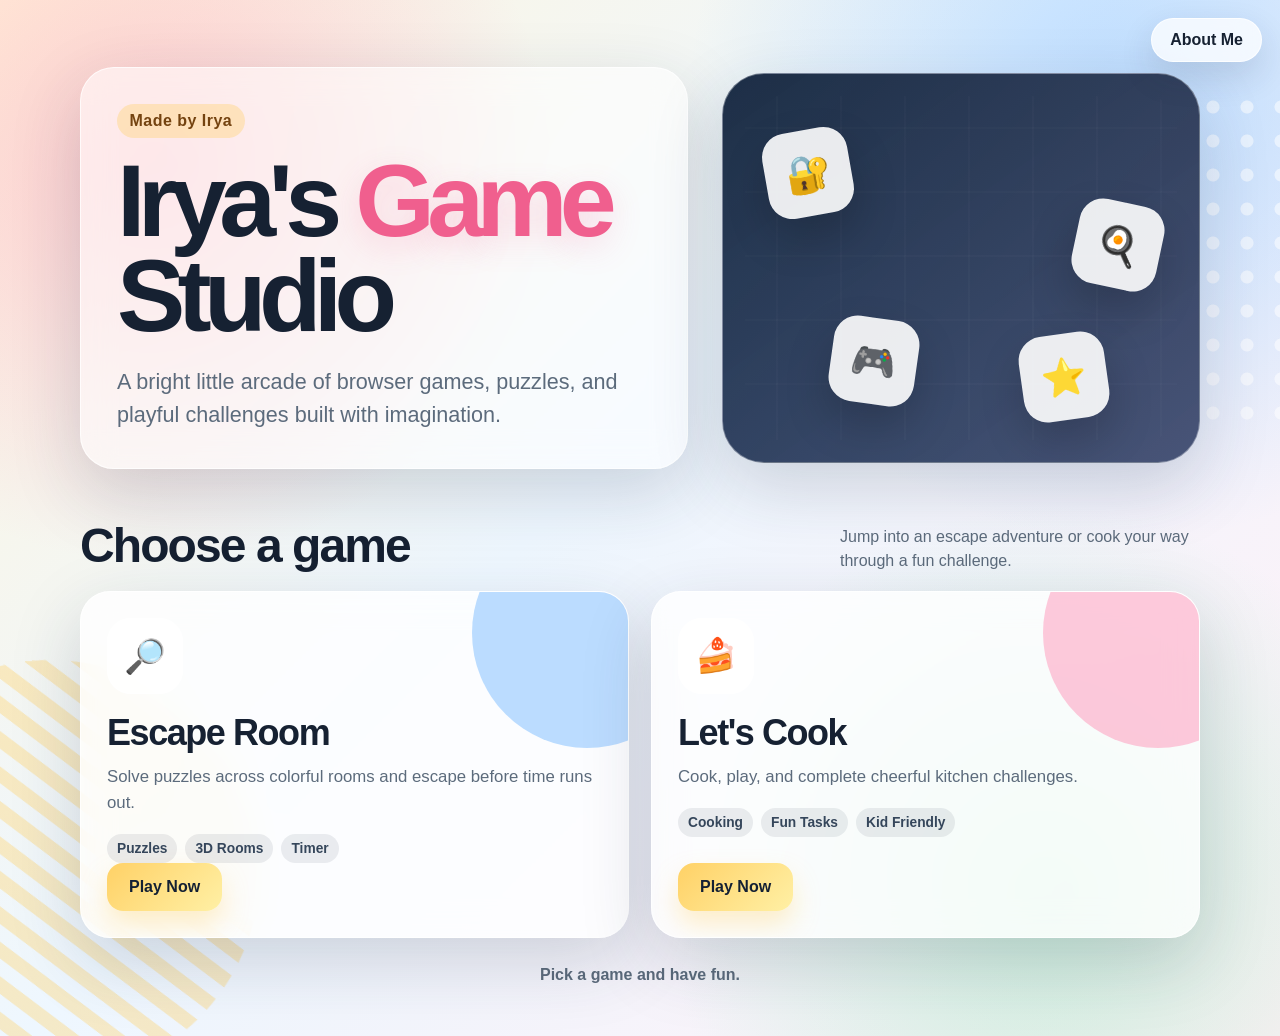
<file: index.html>
<!DOCTYPE html>
<html lang="en">
<head>
  <meta charset="UTF-8" />
  <meta name="viewport" content="width=device-width, initial-scale=1.0" />
  <title>Irya Projects</title>
  <style>
    :root {
      --ink: #162132;
      --muted: #5c6b7c;
      --cream: #fff7e8;
      --sun: #ffd166;
      --pink: #ff7aa8;
      --blue: #5aa9ff;
      --green: #6ee7a8;
      --card: rgba(255, 255, 255, 0.78);
      --shadow: 0 24px 70px rgba(33, 44, 68, 0.18);
      font-family: "Trebuchet MS", "Avenir Next", sans-serif;
    }

    * {
      box-sizing: border-box;
    }

    body {
      min-height: 100vh;
      margin: 0;
      color: var(--ink);
      background:
        radial-gradient(circle at 12% 16%, rgba(255, 122, 168, 0.34), transparent 28%),
        radial-gradient(circle at 88% 10%, rgba(90, 169, 255, 0.34), transparent 30%),
        radial-gradient(circle at 82% 86%, rgba(110, 231, 168, 0.34), transparent 28%),
        linear-gradient(135deg, #fff5dc 0%, #eef7ff 46%, #fff0f6 100%);
      overflow-x: hidden;
    }

    body::before,
    body::after {
      content: "";
      position: fixed;
      border-radius: 999px;
      pointer-events: none;
      z-index: 0;
    }

    body::before {
      width: 420px;
      height: 420px;
      left: -160px;
      bottom: -180px;
      background: repeating-linear-gradient(45deg, rgba(255, 209, 102, 0.36) 0 14px, transparent 14px 28px);
      transform: rotate(-8deg);
    }

    body::after {
      width: 340px;
      height: 340px;
      right: -120px;
      top: 90px;
      background: radial-gradient(circle, rgba(255, 255, 255, 0.52) 0 6px, transparent 7px);
      background-size: 34px 34px;
    }

    .page {
      position: relative;
      z-index: 1;
      width: min(1120px, calc(100% - 32px));
      margin: 0 auto;
      padding: 52px 0;
    }

    .hero {
      min-height: 48vh;
      display: grid;
      grid-template-columns: 1.12fr 0.88fr;
      gap: 34px;
      align-items: center;
    }

    .hero-copy {
      padding: 36px;
      border-radius: 34px;
      background: rgba(255, 255, 255, 0.54);
      border: 1px solid rgba(255, 255, 255, 0.74);
      box-shadow: var(--shadow);
      backdrop-filter: blur(16px);
    }

    .eyebrow {
      display: inline-flex;
      align-items: center;
      gap: 8px;
      margin: 0 0 16px;
      padding: 8px 13px;
      border-radius: 999px;
      color: #744310;
      background: rgba(255, 209, 102, 0.36);
      font-weight: 800;
      letter-spacing: 0.03em;
    }

    h1 {
      margin: 0;
      max-width: 760px;
      font-size: clamp(3.1rem, 8vw, 6.8rem);
      line-height: 0.92;
      letter-spacing: -0.075em;
    }

    .highlight {
      color: #f05f8e;
      text-shadow: 0 10px 30px rgba(240, 95, 142, 0.22);
    }

    .subtitle {
      max-width: 620px;
      margin: 22px 0 0;
      color: var(--muted);
      font-size: clamp(1.08rem, 2.5vw, 1.35rem);
      line-height: 1.55;
    }

    .hero-art {
      min-height: 390px;
      position: relative;
      border-radius: 42px;
      overflow: hidden;
      background:
        linear-gradient(145deg, rgba(22, 33, 50, 0.9), rgba(47, 79, 113, 0.88)),
        linear-gradient(135deg, #5aa9ff, #ff7aa8);
      box-shadow: var(--shadow);
      border: 1px solid rgba(255, 255, 255, 0.34);
    }

    .hero-art::before {
      content: "";
      position: absolute;
      inset: 22px;
      border-radius: 30px;
      background:
        linear-gradient(90deg, transparent 49%, rgba(255, 255, 255, 0.16) 50%, transparent 51%),
        linear-gradient(0deg, transparent 49%, rgba(255, 255, 255, 0.14) 50%, transparent 51%);
      background-size: 64px 64px;
      opacity: 0.62;
    }

    .floating-piece {
      position: absolute;
      display: grid;
      place-items: center;
      width: 86px;
      height: 86px;
      border-radius: 24px;
      background: rgba(255, 255, 255, 0.9);
      box-shadow: 0 20px 44px rgba(0, 0, 0, 0.18);
      font-size: 2.3rem;
      animation: float 4.8s ease-in-out infinite;
    }

    .piece-one {
      left: 42px;
      top: 56px;
      transform: rotate(-10deg);
    }

    .piece-two {
      right: 38px;
      top: 128px;
      animation-delay: -1.2s;
      transform: rotate(12deg);
    }

    .piece-three {
      left: 108px;
      bottom: 58px;
      animation-delay: -2.4s;
      transform: rotate(8deg);
    }

    .piece-four {
      right: 92px;
      bottom: 42px;
      animation-delay: -3.2s;
      transform: rotate(-8deg);
    }

    @keyframes float {
      0%, 100% {
        translate: 0 0;
      }
      50% {
        translate: 0 -14px;
      }
    }

    .games-section {
      margin-top: 34px;
    }

    .section-title {
      display: flex;
      align-items: end;
      justify-content: space-between;
      gap: 18px;
      margin-bottom: 18px;
    }

    .section-title h2 {
      margin: 0;
      font-size: clamp(1.8rem, 4vw, 3rem);
      letter-spacing: -0.04em;
    }

    .section-title p {
      margin: 0;
      max-width: 360px;
      color: var(--muted);
      line-height: 1.5;
    }

    .games {
      display: grid;
      grid-template-columns: repeat(2, minmax(0, 1fr));
      gap: 22px;
    }

    .card {
      position: relative;
      min-height: 300px;
      padding: 26px;
      border-radius: 30px;
      overflow: hidden;
      background: var(--card);
      border: 1px solid rgba(255, 255, 255, 0.72);
      box-shadow: var(--shadow);
      backdrop-filter: blur(16px);
      transition: transform 0.2s ease, box-shadow 0.2s ease;
    }

    .card:hover {
      transform: translateY(-6px);
      box-shadow: 0 30px 80px rgba(33, 44, 68, 0.24);
    }

    .card::after {
      content: "";
      position: absolute;
      width: 230px;
      height: 230px;
      right: -74px;
      top: -74px;
      border-radius: 50%;
      background: var(--blob);
      opacity: 0.55;
    }

    .card-content {
      position: relative;
      z-index: 1;
      height: 100%;
      display: flex;
      flex-direction: column;
      align-items: flex-start;
    }

    .game-icon {
      width: 76px;
      height: 76px;
      display: grid;
      place-items: center;
      margin-bottom: 18px;
      border-radius: 24px;
      background: rgba(255, 255, 255, 0.78);
      font-size: 2.1rem;
      box-shadow: inset 0 0 0 1px rgba(255, 255, 255, 0.7);
    }

    .card h3 {
      margin: 0 0 10px;
      font-size: clamp(1.6rem, 3vw, 2.25rem);
      letter-spacing: -0.04em;
    }

    .card p {
      margin: 0;
      color: var(--muted);
      font-size: 1.05rem;
      line-height: 1.55;
    }

    .tags {
      display: flex;
      flex-wrap: wrap;
      gap: 8px;
      margin-top: 18px;
    }

    .tag {
      padding: 7px 10px;
      border-radius: 999px;
      background: rgba(22, 33, 50, 0.08);
      color: #35465b;
      font-size: 0.86rem;
      font-weight: 800;
    }

    .btn {
      display: inline-flex;
      align-items: center;
      gap: 10px;
      margin-top: auto;
      padding: 15px 22px;
      border-radius: 16px;
      color: #142033;
      background: linear-gradient(135deg, #ffd166, #fff0a5);
      box-shadow: 0 14px 26px rgba(255, 209, 102, 0.34);
      text-decoration: none;
      font-size: 1rem;
      font-weight: 900;
      transition: transform 0.18s ease, box-shadow 0.18s ease;
    }

    .btn:hover {
      transform: translateY(-2px);
      box-shadow: 0 18px 34px rgba(255, 209, 102, 0.46);
    }

    .footer-note {
      margin: 28px 0 0;
      color: var(--muted);
      text-align: center;
      font-weight: 700;
    }

    .top-nav {
      position: fixed;
      top: 18px;
      right: 18px;
      z-index: 5;
    }

    .top-nav a {
      display: inline-flex;
      align-items: center;
      justify-content: center;
      padding: 12px 18px;
      border-radius: 999px;
      color: #162132;
      background: rgba(255, 255, 255, 0.76);
      border: 1px solid rgba(255, 255, 255, 0.8);
      box-shadow: 0 14px 34px rgba(33, 44, 68, 0.14);
      backdrop-filter: blur(14px);
      text-decoration: none;
      font-weight: 900;
    }

    .top-nav a:hover {
      transform: translateY(-1px);
    }

    @media (max-width: 820px) {
      .page {
        padding: 28px 0;
      }

      .hero,
      .games {
        grid-template-columns: 1fr;
      }

      .hero-art {
        min-height: 300px;
      }

      .section-title {
        align-items: flex-start;
        flex-direction: column;
      }

      .top-nav {
        position: absolute;
      }
    }
  </style>
</head>
<body>
  <nav class="top-nav" aria-label="Main navigation">
    <a href="./about.html">About Me</a>
  </nav>

  <main class="page">
    <section class="hero" aria-labelledby="home-title">
      <div class="hero-copy">
        <p class="eyebrow">Made by Irya</p>
        <h1 id="home-title">Irya's <span class="highlight">Game</span> Studio</h1>
        <p class="subtitle">
          A bright little arcade of browser games, puzzles, and playful challenges built with imagination.
        </p>
      </div>

      <div class="hero-art" aria-hidden="true">
        <div class="floating-piece piece-one">🔐</div>
        <div class="floating-piece piece-two">🍳</div>
        <div class="floating-piece piece-three">🎮</div>
        <div class="floating-piece piece-four">⭐</div>
      </div>
    </section>

    <section class="games-section" aria-labelledby="games-title">
      <div class="section-title">
        <h2 id="games-title">Choose a game</h2>
        <p>Jump into an escape adventure or cook your way through a fun challenge.</p>
      </div>

      <div class="games">
        <article class="card" style="--blob: rgba(90, 169, 255, 0.72)">
          <div class="card-content">
            <div class="game-icon" aria-hidden="true">🔎</div>
            <h3>Escape Room</h3>
            <p>Solve puzzles across colorful rooms and escape before time runs out.</p>
            <div class="tags" aria-label="Escape Room features">
              <span class="tag">Puzzles</span>
              <span class="tag">3D Rooms</span>
              <span class="tag">Timer</span>
            </div>
            <a class="btn" href="./escape-room/index.html">Play Now</a>
          </div>
        </article>

        <article class="card" style="--blob: rgba(255, 122, 168, 0.72)">
          <div class="card-content">
            <div class="game-icon" aria-hidden="true">🍰</div>
            <h3>Let's Cook</h3>
            <p>Cook, play, and complete cheerful kitchen challenges.</p>
            <div class="tags" aria-label="Let's Cook features">
              <span class="tag">Cooking</span>
              <span class="tag">Fun Tasks</span>
              <span class="tag">Kid Friendly</span>
            </div>
            <a class="btn" href="./lets-cook/index.html">Play Now</a>
          </div>
        </article>
      </div>
    </section>

    <p class="footer-note">Pick a game and have fun.</p>
  </main>
</body>
</html>
</file>
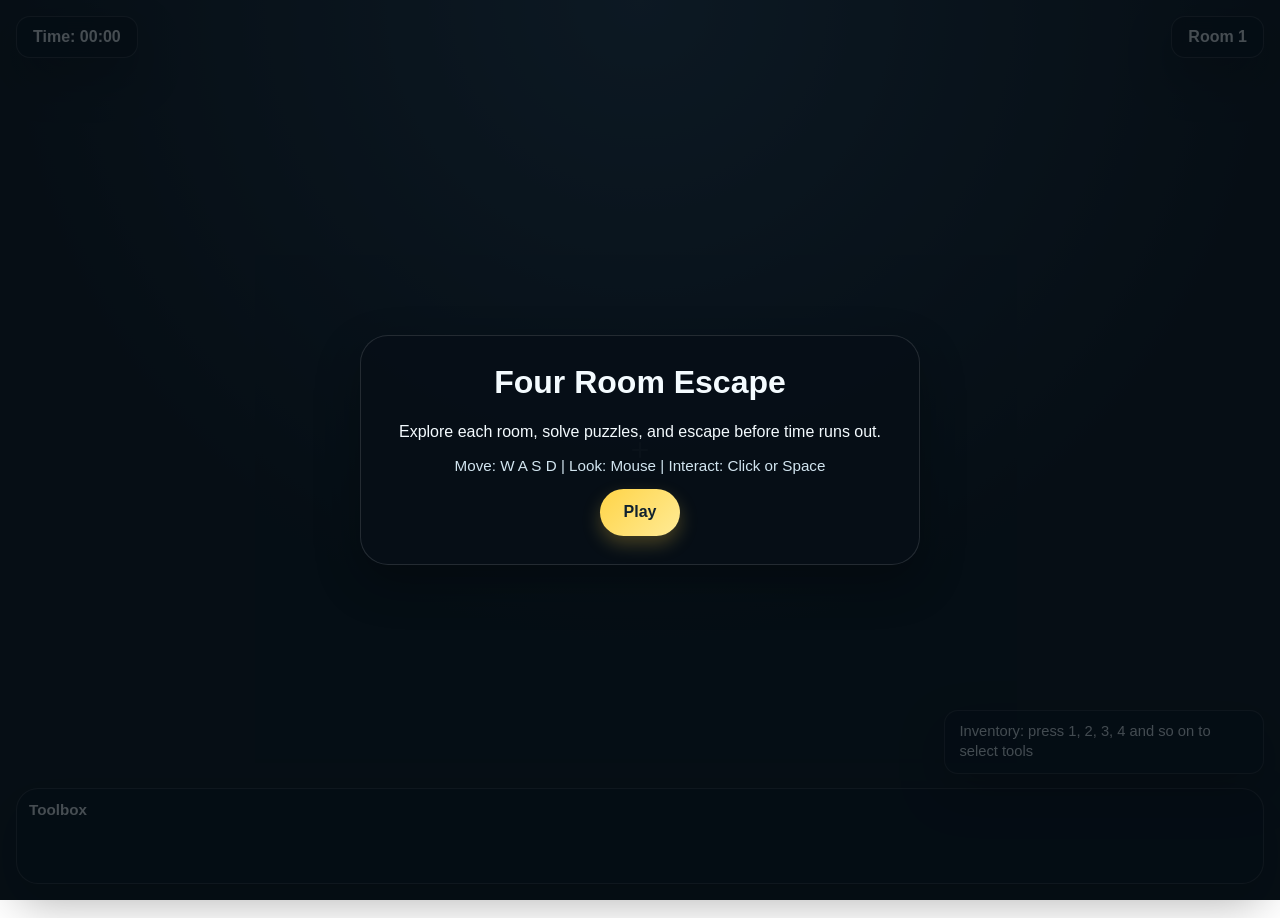
<file: Escape Room/index.html>
<!DOCTYPE html>
<html lang="en">
  <head>
    <meta charset="UTF-8" />
    <meta name="viewport" content="width=device-width, initial-scale=1.0" />
    <title>Four Room Escape</title>
    <link rel="stylesheet" href="./style.css" />
  </head>
  <body>
    <div id="game-shell">
      <canvas id="game-canvas"></canvas>

      <div id="hud">
        <div id="timer">Time: 00:00</div>
        <div id="room-label">Room 1</div>
      </div>

      <div id="objective" class="banner hidden"></div>
      <div id="message" class="banner hidden"></div>
      <div id="helper-note">
        When you open an object, move your cursor around and search for tools to add to your toolbox
      </div>
      <div id="crosshair" aria-hidden="true">
        <span></span>
        <span></span>
      </div>
      <div id="look-label" class="hidden"></div>

      <div id="inventory-panel">
        <div class="inventory-title">Toolbox</div>
        <div id="inventory-items"></div>
      </div>

      <div id="inventory-help">
        Inventory: press 1, 2, 3, 4 and so on to select tools
      </div>

      <div id="start-screen" class="overlay">
        <div class="panel">
          <h1>Four Room Escape</h1>
          <p>Explore each room, solve puzzles, and escape before time runs out.</p>
          <p class="small">Move: W A S D | Look: Mouse | Interact: Click or Space</p>
          <button id="play-button">Play</button>
        </div>
      </div>

      <div id="pause-tip" class="overlay hidden">
        <div class="panel small-panel">
          <h2>Game Paused</h2>
          <p>Press Escape again or click to continue.</p>
        </div>
      </div>

      <div id="code-screen" class="overlay hidden">
        <div class="panel small-panel">
          <h2 id="code-title">Code</h2>
          <p id="code-text">Enter the code.</p>
          <input id="code-input" type="text" maxlength="4" autocomplete="off" spellcheck="false" />
          <div class="code-actions">
            <button id="code-submit-button">Unlock</button>
            <button id="code-cancel-button" class="secondary-button">Cancel</button>
          </div>
        </div>
      </div>

      <div id="flow-screen" class="overlay hidden">
        <div id="flow-panel" class="panel flow-panel">
          <h2 id="flow-title">Do you wish to continue</h2>
          <p id="flow-text"></p>
          <div class="code-actions flow-actions">
            <button id="flow-primary-button">Yes</button>
            <button id="flow-secondary-button" class="secondary-button">No</button>
          </div>
        </div>
      </div>

      <div id="end-screen" class="overlay hidden">
        <div class="panel">
          <h2 id="end-title">You Escaped!</h2>
          <p id="end-text">Great job solving the first room.</p>
          <button id="restart-button">Play Again</button>
        </div>
      </div>
    </div>

    <script type="module" src="./main.js?v=20260416-fullflow"></script>
  </body>
</html>
</file>
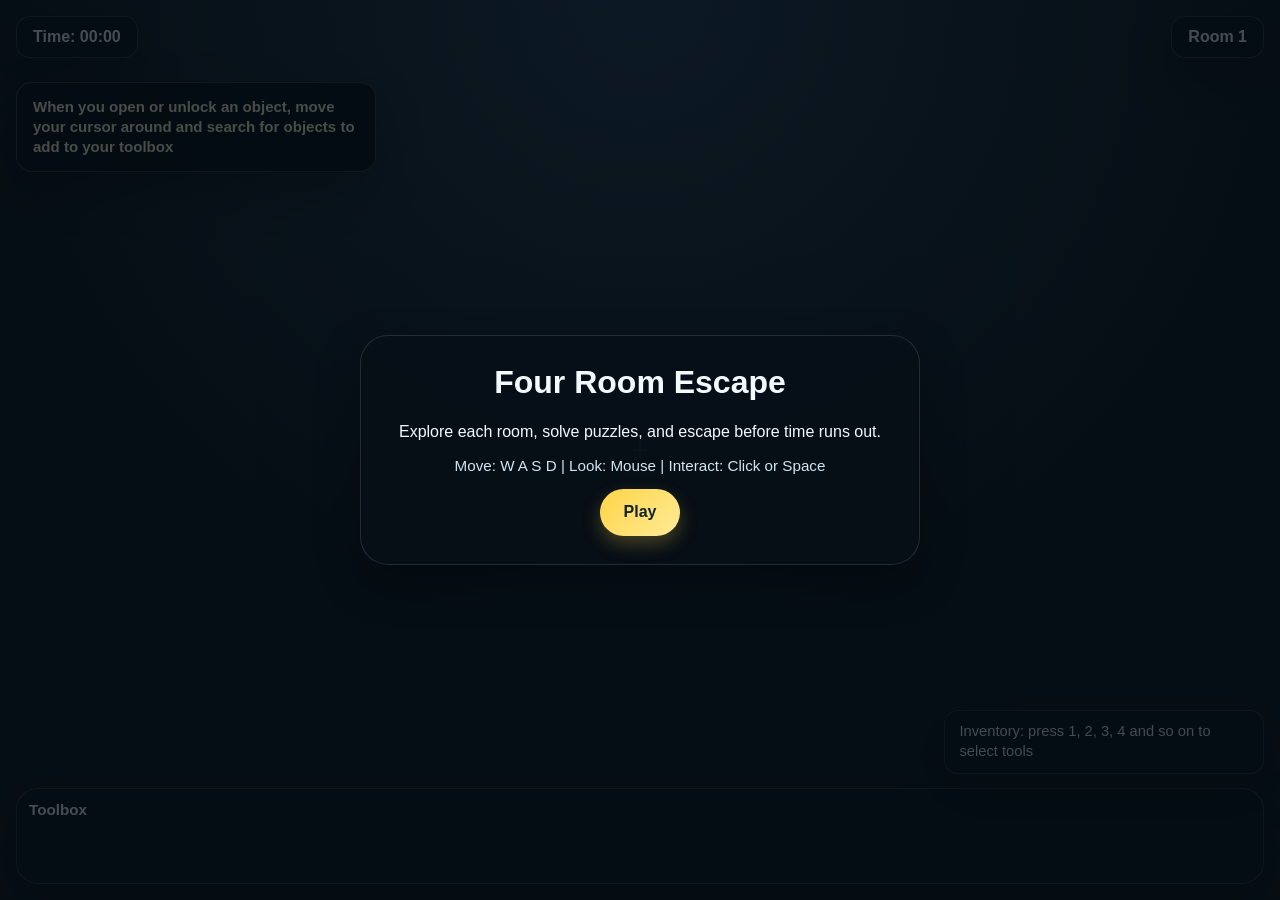
<file: escape-room/index.html>
<!DOCTYPE html>
<html lang="en">
  <head>
    <meta charset="UTF-8" />
    <meta name="viewport" content="width=device-width, initial-scale=1.0" />
    <title>Four Room Escape</title>
    <link rel="stylesheet" href="./style.css?v=20260420-hoverlabels" />
  </head>
  <body>
    <div id="game-shell">
      <canvas id="game-canvas"></canvas>

      <div id="hud">
        <div id="timer">Time: 00:00</div>
        <div id="room-label">Room 1</div>
      </div>

      <div id="objective" class="banner hidden"></div>
      <div id="message" class="banner hidden"></div>
      <div id="helper-note">
        When you open or unlock an object, move your cursor around and search for objects to add to your toolbox
      </div>
      <div id="crosshair" aria-hidden="true">
        <span></span>
        <span></span>
      </div>
      <div id="look-label" class="hidden"></div>

      <div id="inventory-panel">
        <div class="inventory-title">Toolbox</div>
        <div id="inventory-items"></div>
      </div>

      <div id="inventory-help">
        Inventory: press 1, 2, 3, 4 and so on to select tools
      </div>

      <div id="start-screen" class="overlay">
        <div class="panel">
          <h1>Four Room Escape</h1>
          <p>Explore each room, solve puzzles, and escape before time runs out.</p>
          <p class="small">Move: W A S D | Look: Mouse | Interact: Click or Space</p>
          <button id="play-button">Play</button>
        </div>
      </div>

      <div id="pause-tip" class="overlay hidden">
        <div class="panel small-panel">
          <h2>Game Paused</h2>
          <p>Press Escape again or click to continue.</p>
        </div>
      </div>

      <div id="code-screen" class="overlay hidden">
        <div class="panel small-panel">
          <h2 id="code-title">Code</h2>
          <p id="code-text">Enter the code.</p>
          <input id="code-input" type="text" maxlength="4" autocomplete="off" spellcheck="false" />
          <div class="code-actions">
            <button id="code-submit-button">Unlock</button>
            <button id="code-cancel-button" class="secondary-button">Cancel</button>
          </div>
        </div>
      </div>

      <div id="flow-screen" class="overlay hidden">
        <div id="flow-panel" class="panel flow-panel">
          <h2 id="flow-title">Do you wish to continue</h2>
          <p id="flow-text"></p>
          <div class="code-actions flow-actions">
            <button id="flow-primary-button">Yes</button>
            <button id="flow-secondary-button" class="secondary-button">No</button>
          </div>
        </div>
      </div>

      <div id="end-screen" class="overlay hidden">
        <div class="panel">
          <h2 id="end-title">You Escaped!</h2>
          <p id="end-text">Great job solving the first room.</p>
          <button id="restart-button">Play Again</button>
        </div>
      </div>
    </div>

    <script type="module" src="./main.js?v=20260420-arrowsymbols"></script>
  </body>
</html>
</file>
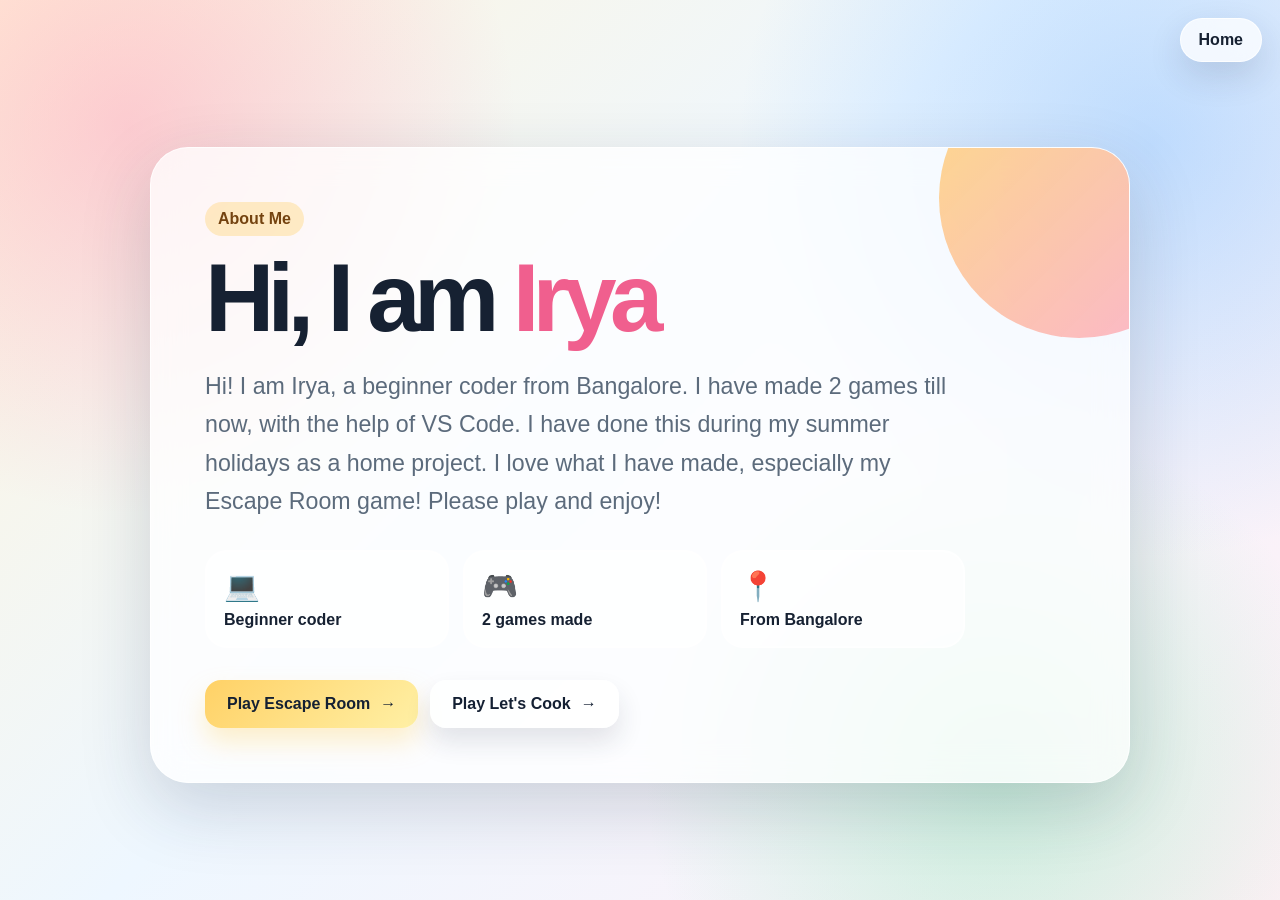
<file: about.html>
<!DOCTYPE html>
<html lang="en">
<head>
  <meta charset="UTF-8" />
  <meta name="viewport" content="width=device-width, initial-scale=1.0" />
  <title>About Irya</title>
  <style>
    :root {
      --ink: #162132;
      --muted: #5c6b7c;
      --sun: #ffd166;
      --pink: #ff7aa8;
      --blue: #5aa9ff;
      --green: #6ee7a8;
      --shadow: 0 24px 70px rgba(33, 44, 68, 0.18);
      font-family: "Trebuchet MS", "Avenir Next", sans-serif;
    }

    * {
      box-sizing: border-box;
    }

    body {
      min-height: 100vh;
      margin: 0;
      color: var(--ink);
      background:
        radial-gradient(circle at 10% 14%, rgba(255, 122, 168, 0.34), transparent 28%),
        radial-gradient(circle at 90% 16%, rgba(90, 169, 255, 0.34), transparent 30%),
        radial-gradient(circle at 78% 86%, rgba(110, 231, 168, 0.34), transparent 28%),
        linear-gradient(135deg, #fff5dc 0%, #eef7ff 46%, #fff0f6 100%);
      overflow-x: hidden;
    }

    .top-nav {
      position: fixed;
      top: 18px;
      right: 18px;
      z-index: 5;
    }

    .top-nav a {
      display: inline-flex;
      align-items: center;
      justify-content: center;
      padding: 12px 18px;
      border-radius: 999px;
      color: #162132;
      background: rgba(255, 255, 255, 0.76);
      border: 1px solid rgba(255, 255, 255, 0.8);
      box-shadow: 0 14px 34px rgba(33, 44, 68, 0.14);
      backdrop-filter: blur(14px);
      text-decoration: none;
      font-weight: 900;
    }

    .page {
      width: min(980px, calc(100% - 32px));
      min-height: 100vh;
      margin: 0 auto;
      display: grid;
      place-items: center;
      padding: 72px 0 42px;
    }

    .about-card {
      position: relative;
      width: 100%;
      padding: clamp(28px, 6vw, 54px);
      border-radius: 38px;
      background: rgba(255, 255, 255, 0.76);
      border: 1px solid rgba(255, 255, 255, 0.78);
      box-shadow: var(--shadow);
      backdrop-filter: blur(16px);
      overflow: hidden;
    }

    .about-card::after {
      content: "";
      position: absolute;
      width: 280px;
      height: 280px;
      right: -90px;
      top: -90px;
      border-radius: 999px;
      background: linear-gradient(135deg, rgba(255, 209, 102, 0.78), rgba(255, 122, 168, 0.55));
      z-index: 0;
    }

    .content {
      position: relative;
      z-index: 1;
      max-width: 760px;
    }

    .eyebrow {
      display: inline-flex;
      margin: 0 0 16px;
      padding: 8px 13px;
      border-radius: 999px;
      color: #744310;
      background: rgba(255, 209, 102, 0.36);
      font-weight: 900;
    }

    h1 {
      margin: 0;
      font-size: clamp(3rem, 8vw, 6rem);
      line-height: 0.95;
      letter-spacing: -0.07em;
    }

    .highlight {
      color: #f05f8e;
    }

    .description {
      margin: 24px 0 0;
      color: var(--muted);
      font-size: clamp(1.15rem, 2.5vw, 1.45rem);
      line-height: 1.65;
    }

    .facts {
      display: grid;
      grid-template-columns: repeat(3, minmax(0, 1fr));
      gap: 14px;
      margin-top: 30px;
    }

    .fact {
      padding: 18px;
      border-radius: 22px;
      background: rgba(255, 255, 255, 0.68);
      border: 1px solid rgba(255, 255, 255, 0.7);
      font-weight: 900;
      box-shadow: inset 0 0 0 1px rgba(255, 255, 255, 0.35);
    }

    .fact span {
      display: block;
      margin-bottom: 8px;
      font-size: 1.8rem;
    }

    .actions {
      display: flex;
      flex-wrap: wrap;
      gap: 12px;
      margin-top: 32px;
    }

    .btn {
      display: inline-flex;
      align-items: center;
      gap: 10px;
      padding: 15px 22px;
      border-radius: 16px;
      color: #142033;
      background: linear-gradient(135deg, #ffd166, #fff0a5);
      box-shadow: 0 14px 26px rgba(255, 209, 102, 0.34);
      text-decoration: none;
      font-weight: 900;
    }

    .btn.secondary {
      background: rgba(255, 255, 255, 0.72);
      box-shadow: 0 14px 26px rgba(33, 44, 68, 0.12);
    }

    @media (max-width: 760px) {
      .top-nav {
        position: absolute;
      }

      .facts {
        grid-template-columns: 1fr;
      }
    }
  </style>
</head>
<body>
  <nav class="top-nav" aria-label="Main navigation">
    <a href="./index.html">Home</a>
  </nav>

  <main class="page">
    <section class="about-card" aria-labelledby="about-title">
      <div class="content">
        <p class="eyebrow">About Me</p>
        <h1 id="about-title">Hi, I am <span class="highlight">Irya</span></h1>
        <p class="description">
          Hi! I am Irya, a beginner coder from Bangalore. I have made 2 games till now,
          with the help of VS Code. I have done this during my summer holidays as a home
          project. I love what I have made, especially my Escape Room game! Please play
          and enjoy!
        </p>

        <div class="facts" aria-label="Quick facts about Irya">
          <div class="fact"><span>💻</span>Beginner coder</div>
          <div class="fact"><span>🎮</span>2 games made</div>
          <div class="fact"><span>📍</span>From Bangalore</div>
        </div>

        <div class="actions">
          <a class="btn" href="./escape-room/index.html">Play Escape Room <span aria-hidden="true">→</span></a>
          <a class="btn secondary" href="./lets-cook/index.html">Play Let's Cook <span aria-hidden="true">→</span></a>
        </div>
      </div>
    </section>
  </main>
</body>
</html>
</file>
<file: Escape Room/style.css>
:root {
  --bg: #0e1a24;
  --panel: rgba(9, 20, 32, 0.82);
  --panel-strong: rgba(7, 15, 24, 0.94);
  --line: rgba(255, 255, 255, 0.16);
  --text: #f4fbff;
  --accent: #ffd447;
  --good: #6cf2a7;
  --warn: #fb8260;
  --soft-shadow: 0 18px 45px rgba(0, 0, 0, 0.3);
  --ui-font: "Trebuchet MS", "Segoe UI", sans-serif;
}

* {
  box-sizing: border-box;
}

html,
body {
  margin: 0;
  width: 100%;
  height: 100%;
  overflow: hidden;
  background: radial-gradient(circle at top, #264057 0%, var(--bg) 58%);
  color: var(--text);
  font-family: var(--ui-font);
}

button {
  border: none;
  border-radius: 999px;
  padding: 0.9rem 1.5rem;
  font: inherit;
  font-weight: 700;
  color: #10212f;
  background: linear-gradient(135deg, #ffd447, #ffeb96);
  cursor: pointer;
  box-shadow: 0 8px 18px rgba(255, 212, 71, 0.25);
}

button:hover {
  transform: translateY(-1px);
}

.secondary-button {
  color: var(--text);
  background: rgba(255, 255, 255, 0.12);
  box-shadow: none;
}

#game-shell,
#game-canvas {
  width: 100%;
  height: 100%;
  display: block;
}

#hud {
  position: fixed;
  top: 16px;
  left: 16px;
  right: 16px;
  display: flex;
  justify-content: space-between;
  gap: 12px;
  pointer-events: none;
  z-index: 3;
}

#timer,
#room-label,
.banner,
#inventory-panel {
  background: var(--panel);
  border: 1px solid var(--line);
  box-shadow: var(--soft-shadow);
  backdrop-filter: blur(10px);
}

#timer,
#room-label {
  padding: 0.7rem 1rem;
  border-radius: 14px;
  font-weight: 700;
}

.banner {
  position: fixed;
  left: 50%;
  transform: translateX(-50%);
  max-width: min(640px, calc(100vw - 32px));
  padding: 0.9rem 1.1rem;
  border-radius: 16px;
  text-align: center;
  white-space: pre-line;
  z-index: 4;
}

#objective {
  top: 76px;
}

#message {
  bottom: 140px;
}

.hidden {
  display: none !important;
}

#crosshair {
  position: fixed;
  top: 50%;
  left: 50%;
  width: 26px;
  height: 26px;
  transform: translate(-50%, -50%);
  pointer-events: none;
  z-index: 3;
  transition: transform 0.15s ease;
}

#crosshair span {
  position: absolute;
  background: rgba(255, 255, 255, 0.9);
  border-radius: 2px;
  transition: all 0.15s ease;
}

#crosshair span:first-child {
  top: 12px;
  left: 5px;
  width: 16px;
  height: 2px;
}

#crosshair span:last-child {
  top: 5px;
  left: 12px;
  width: 2px;
  height: 16px;
}

#crosshair.active span {
  background: var(--accent);
  box-shadow: 0 0 12px rgba(255, 212, 71, 0.8);
}

#crosshair.active {
  transform: translate(-50%, -50%) scale(1.18);
}

#inventory-panel {
  position: fixed;
  left: 16px;
  right: 16px;
  bottom: 16px;
  min-height: 96px;
  padding: 12px;
  border-radius: 22px;
  z-index: 3;
}

#inventory-help {
  position: fixed;
  right: 16px;
  bottom: 126px;
  max-width: min(320px, calc(100vw - 32px));
  padding: 0.7rem 0.9rem;
  border-radius: 14px;
  background: rgba(9, 20, 32, 0.74);
  border: 1px solid rgba(255, 255, 255, 0.14);
  box-shadow: var(--soft-shadow);
  backdrop-filter: blur(10px);
  font-size: 0.92rem;
  line-height: 1.35;
  color: #e8f4fb;
  z-index: 3;
}

.inventory-title {
  font-size: 0.95rem;
  font-weight: 700;
  margin-bottom: 10px;
}

#inventory-items {
  display: flex;
  flex-wrap: wrap;
  gap: 10px;
}

.inventory-item {
  min-width: 110px;
  padding: 0.65rem 0.85rem;
  border-radius: 14px;
  border: 1px solid rgba(255, 255, 255, 0.14);
  background: rgba(255, 255, 255, 0.08);
  color: var(--text);
  cursor: pointer;
}

.inventory-item.selected {
  outline: 2px solid var(--accent);
  background: rgba(255, 212, 71, 0.18);
}

.inventory-empty {
  opacity: 0.74;
  font-size: 0.95rem;
}

.overlay {
  position: fixed;
  inset: 0;
  display: grid;
  place-items: center;
  padding: 20px;
  background: rgba(4, 10, 16, 0.72);
  z-index: 5;
}

.panel {
  width: min(560px, 100%);
  padding: 28px;
  border-radius: 28px;
  background: var(--panel-strong);
  border: 1px solid rgba(255, 255, 255, 0.12);
  box-shadow: var(--soft-shadow);
  text-align: center;
}

.small-panel {
  width: min(380px, 100%);
}

#code-input {
  width: 100%;
  margin-top: 10px;
  padding: 0.9rem 1rem;
  border-radius: 14px;
  border: 1px solid rgba(255, 255, 255, 0.18);
  background: rgba(255, 255, 255, 0.1);
  color: var(--text);
  font: inherit;
  font-size: 1.1rem;
  text-transform: uppercase;
  text-align: center;
  letter-spacing: 0.2em;
}

.code-actions {
  display: flex;
  justify-content: center;
  gap: 12px;
  margin-top: 16px;
  flex-wrap: wrap;
}

.panel h1,
.panel h2 {
  margin-top: 0;
}

.small {
  color: #d2e5f0;
  font-size: 0.95rem;
}

@media (max-width: 720px) {
  #message {
    bottom: 156px;
  }

  #inventory-help {
    bottom: 142px;
    font-size: 0.88rem;
  }

  .inventory-item {
    min-width: 96px;
    font-size: 0.92rem;
  }
}
</file>
<file: escape-room/style.css>
:root {
  --bg: #0e1a24;
  --panel: rgba(9, 20, 32, 0.82);
  --panel-strong: rgba(7, 15, 24, 0.94);
  --line: rgba(255, 255, 255, 0.16);
  --text: #f4fbff;
  --accent: #ffd447;
  --good: #6cf2a7;
  --warn: #fb8260;
  --soft-shadow: 0 18px 45px rgba(0, 0, 0, 0.3);
  --ui-font: "Trebuchet MS", "Segoe UI", sans-serif;
}

* {
  box-sizing: border-box;
}

html,
body {
  margin: 0;
  width: 100%;
  height: 100%;
  overflow: hidden;
  background: radial-gradient(circle at top, #264057 0%, var(--bg) 58%);
  color: var(--text);
  font-family: var(--ui-font);
}

button {
  border: none;
  border-radius: 999px;
  padding: 0.9rem 1.5rem;
  font: inherit;
  font-weight: 700;
  color: #10212f;
  background: linear-gradient(135deg, #ffd447, #ffeb96);
  cursor: pointer;
  box-shadow: 0 8px 18px rgba(255, 212, 71, 0.25);
}

button:hover {
  transform: translateY(-1px);
}

.secondary-button {
  color: var(--text);
  background: rgba(255, 255, 255, 0.12);
  box-shadow: none;
}

#game-shell,
#game-canvas {
  width: 100%;
  height: 100%;
  display: block;
}

#hud {
  position: fixed;
  top: 16px;
  left: 16px;
  right: 16px;
  display: flex;
  justify-content: space-between;
  gap: 12px;
  pointer-events: none;
  z-index: 3;
}

#timer,
#room-label,
.banner,
#inventory-panel {
  background: var(--panel);
  border: 1px solid var(--line);
  box-shadow: var(--soft-shadow);
  backdrop-filter: blur(10px);
}

#timer,
#room-label {
  padding: 0.7rem 1rem;
  border-radius: 14px;
  font-weight: 700;
}

.banner {
  position: fixed;
  left: 50%;
  transform: translateX(-50%);
  max-width: min(640px, calc(100vw - 32px));
  padding: 0.9rem 1.1rem;
  border-radius: 16px;
  text-align: center;
  white-space: pre-line;
  z-index: 4;
}

#objective {
  top: 76px;
}

#message {
  bottom: 140px;
}

#helper-note {
  position: fixed;
  top: 82px;
  left: 16px;
  width: min(360px, calc(100vw - 32px));
  padding: 0.85rem 1rem;
  border-radius: 16px;
  background: rgba(7, 15, 24, 0.84);
  border: 1px solid rgba(255, 255, 255, 0.18);
  box-shadow: var(--soft-shadow);
  backdrop-filter: blur(10px);
  color: #fff8d8;
  font-size: 0.94rem;
  font-weight: 700;
  line-height: 1.35;
  pointer-events: none;
  z-index: 5;
}

.hidden {
  display: none !important;
}

#crosshair {
  position: fixed;
  top: 50%;
  left: 50%;
  width: 26px;
  height: 26px;
  transform: translate(-50%, -50%);
  pointer-events: none;
  z-index: 3;
  transition: transform 0.15s ease;
}

#crosshair span {
  position: absolute;
  background: rgba(255, 255, 255, 0.9);
  border-radius: 2px;
  transition: all 0.15s ease;
}

#crosshair span:first-child {
  top: 12px;
  left: 5px;
  width: 16px;
  height: 2px;
}

#crosshair span:last-child {
  top: 5px;
  left: 12px;
  width: 2px;
  height: 16px;
}

#crosshair.active span {
  background: var(--accent);
  box-shadow: 0 0 12px rgba(255, 212, 71, 0.8);
}

#crosshair.active {
  transform: translate(-50%, -50%) scale(1.18);
}

#look-label {
  position: fixed;
  left: 50%;
  top: calc(50% + 34px);
  transform: translateX(-50%);
  min-width: 140px;
  max-width: min(360px, calc(100vw - 32px));
  padding: 0.55rem 0.85rem;
  border-radius: 999px;
  background: rgba(7, 15, 24, 0.88);
  border: 1px solid rgba(255, 255, 255, 0.22);
  box-shadow: 0 12px 32px rgba(0, 0, 0, 0.32);
  color: #fff8d8;
  font-size: 1rem;
  font-weight: 800;
  line-height: 1.2;
  text-align: center;
  pointer-events: none;
  z-index: 6;
}

#inventory-panel {
  position: fixed;
  left: 16px;
  right: 16px;
  bottom: 16px;
  min-height: 96px;
  padding: 12px;
  border-radius: 22px;
  z-index: 3;
}

#inventory-help {
  position: fixed;
  right: 16px;
  bottom: 126px;
  max-width: min(320px, calc(100vw - 32px));
  padding: 0.7rem 0.9rem;
  border-radius: 14px;
  background: rgba(9, 20, 32, 0.74);
  border: 1px solid rgba(255, 255, 255, 0.14);
  box-shadow: var(--soft-shadow);
  backdrop-filter: blur(10px);
  font-size: 0.92rem;
  line-height: 1.35;
  color: #e8f4fb;
  z-index: 3;
}

.inventory-title {
  font-size: 0.95rem;
  font-weight: 700;
  margin-bottom: 10px;
}

#inventory-items {
  display: flex;
  flex-wrap: wrap;
  gap: 10px;
}

.inventory-item {
  min-width: 110px;
  padding: 0.65rem 0.85rem;
  border-radius: 14px;
  border: 1px solid rgba(255, 255, 255, 0.14);
  background: rgba(255, 255, 255, 0.08);
  color: var(--text);
  cursor: pointer;
  display: flex;
  flex-direction: column;
  align-items: center;
  justify-content: center;
  gap: 0.28rem;
  text-align: center;
}

.inventory-thumb {
  display: block;
  font-size: 1.65rem;
  line-height: 1;
}

.inventory-label {
  display: block;
  font-size: 0.86rem;
  line-height: 1.15;
}

.inventory-item.selected {
  outline: 2px solid var(--accent);
  background: rgba(255, 212, 71, 0.18);
}

.inventory-empty {
  opacity: 0.74;
  font-size: 0.95rem;
}

.overlay {
  position: fixed;
  inset: 0;
  display: grid;
  place-items: center;
  padding: 20px;
  background: rgba(4, 10, 16, 0.72);
  z-index: 5;
}

.panel {
  width: min(560px, 100%);
  padding: 28px;
  border-radius: 28px;
  background: var(--panel-strong);
  border: 1px solid rgba(255, 255, 255, 0.12);
  box-shadow: var(--soft-shadow);
  text-align: center;
}

.small-panel {
  width: min(380px, 100%);
}

#code-input {
  width: 100%;
  margin-top: 10px;
  padding: 0.9rem 1rem;
  border-radius: 14px;
  border: 1px solid rgba(255, 255, 255, 0.18);
  background: rgba(255, 255, 255, 0.1);
  color: var(--text);
  font: inherit;
  font-size: 1.1rem;
  text-transform: uppercase;
  text-align: center;
  letter-spacing: 0.2em;
}

.code-actions {
  display: flex;
  justify-content: center;
  gap: 12px;
  margin-top: 16px;
  flex-wrap: wrap;
}

.panel h1,
.panel h2 {
  margin-top: 0;
}

.small {
  color: #d2e5f0;
  font-size: 0.95rem;
}

@media (max-width: 720px) {
  #message {
    bottom: 156px;
  }

  #inventory-help {
    bottom: 142px;
    font-size: 0.88rem;
  }

  .inventory-item {
    min-width: 96px;
    font-size: 0.92rem;
  }
}
</file>
